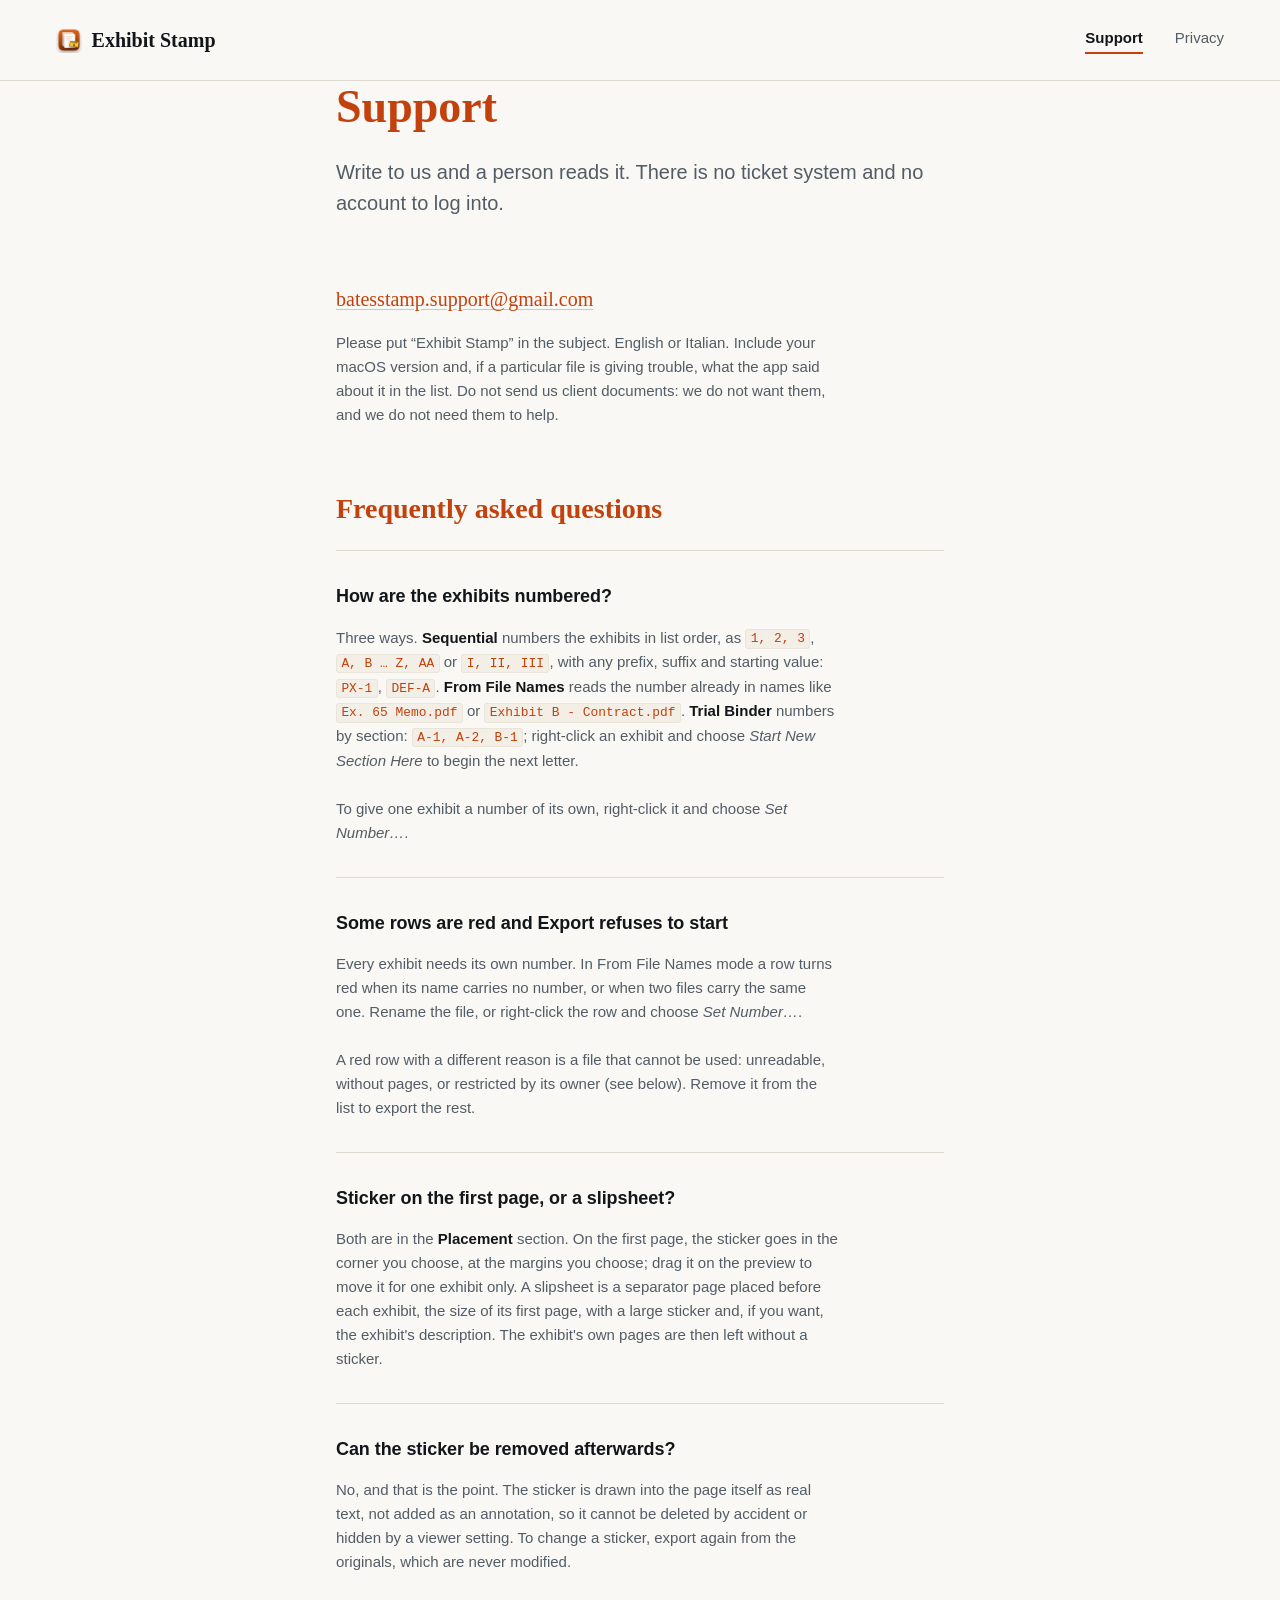
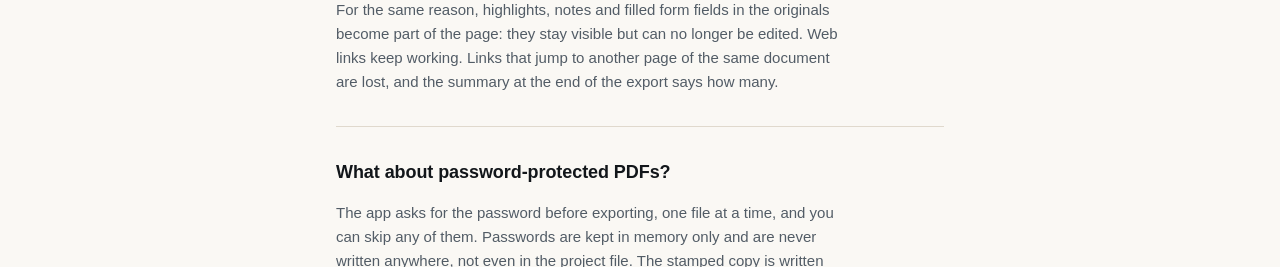
<file: index.html>
<!DOCTYPE html>
<html lang="en">
<head>
<meta charset="utf-8">
<title>Exhibit Stamp</title>
<meta http-equiv="refresh" content="0; url=support.html">
<link rel="canonical" href="support.html">
</head>
<body>
<p><a href="support.html">Exhibit Stamp — Support</a></p>
</body>
</html>
</file>
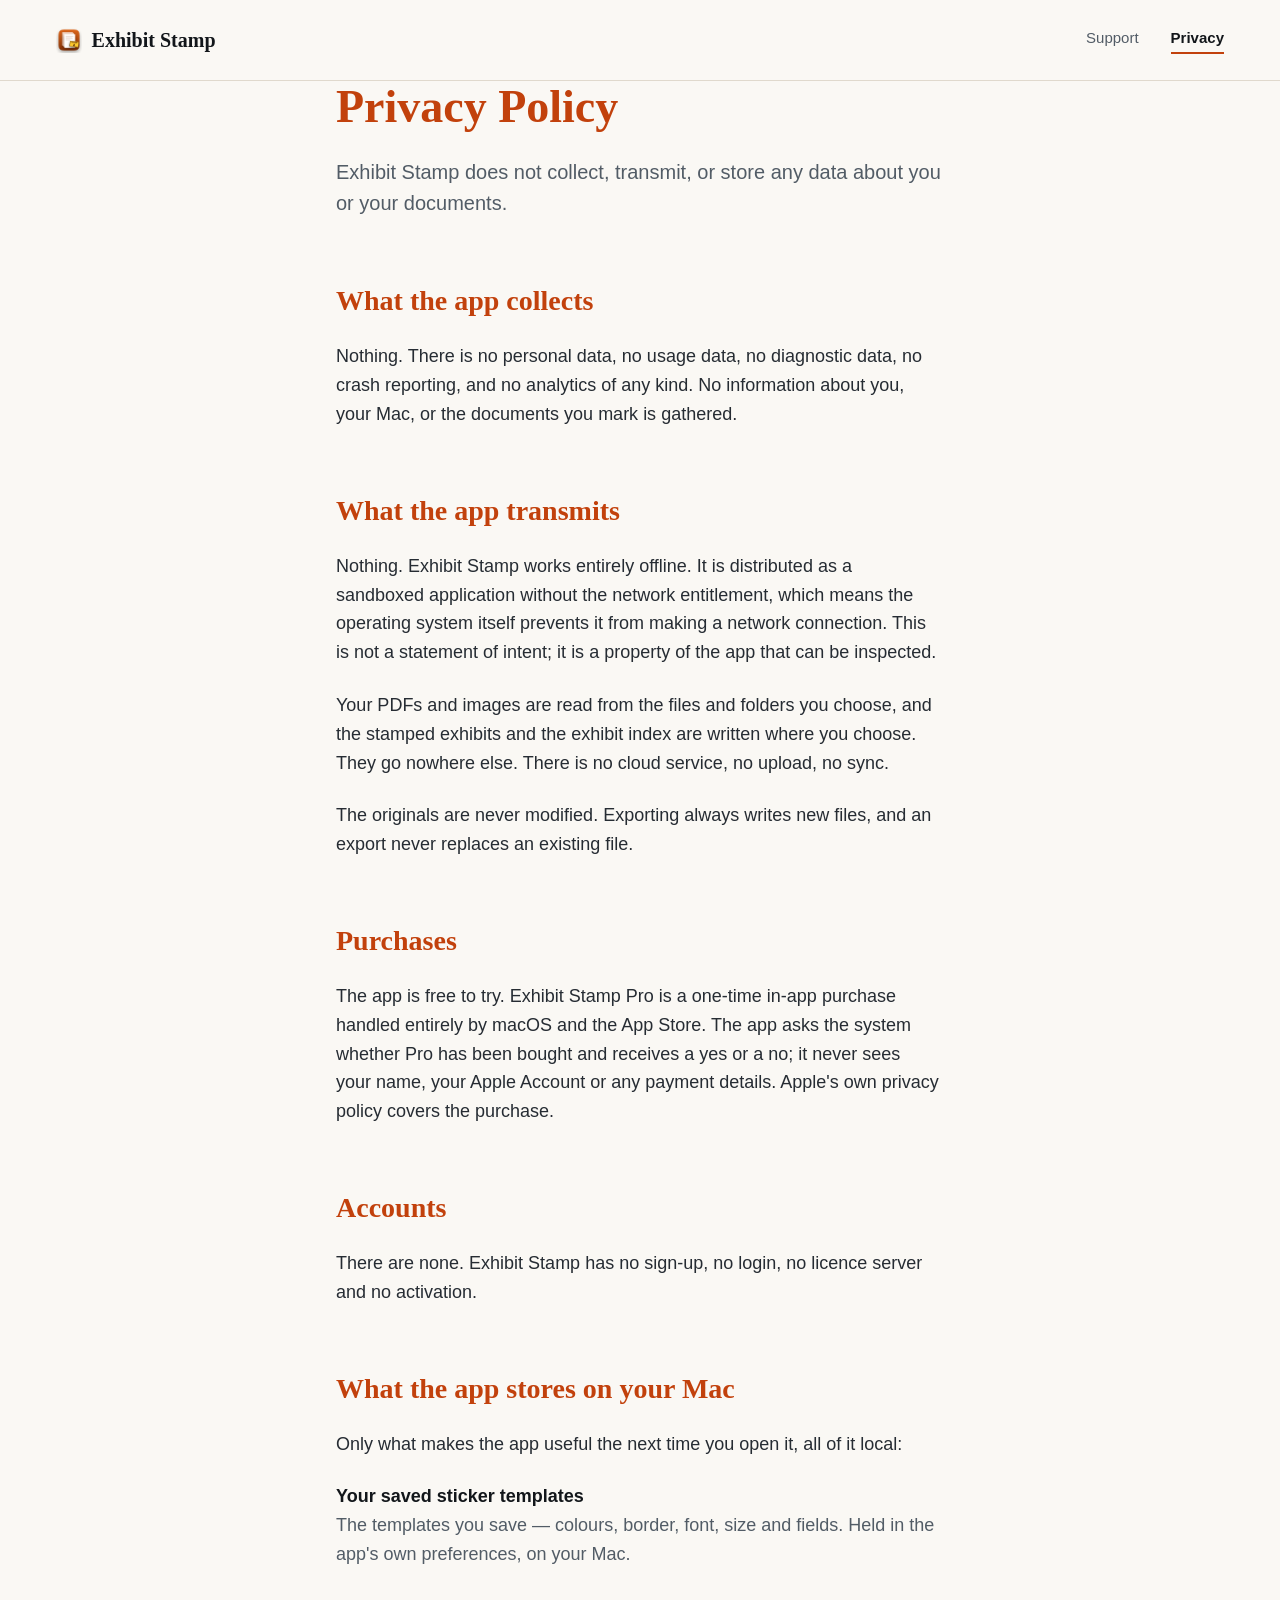
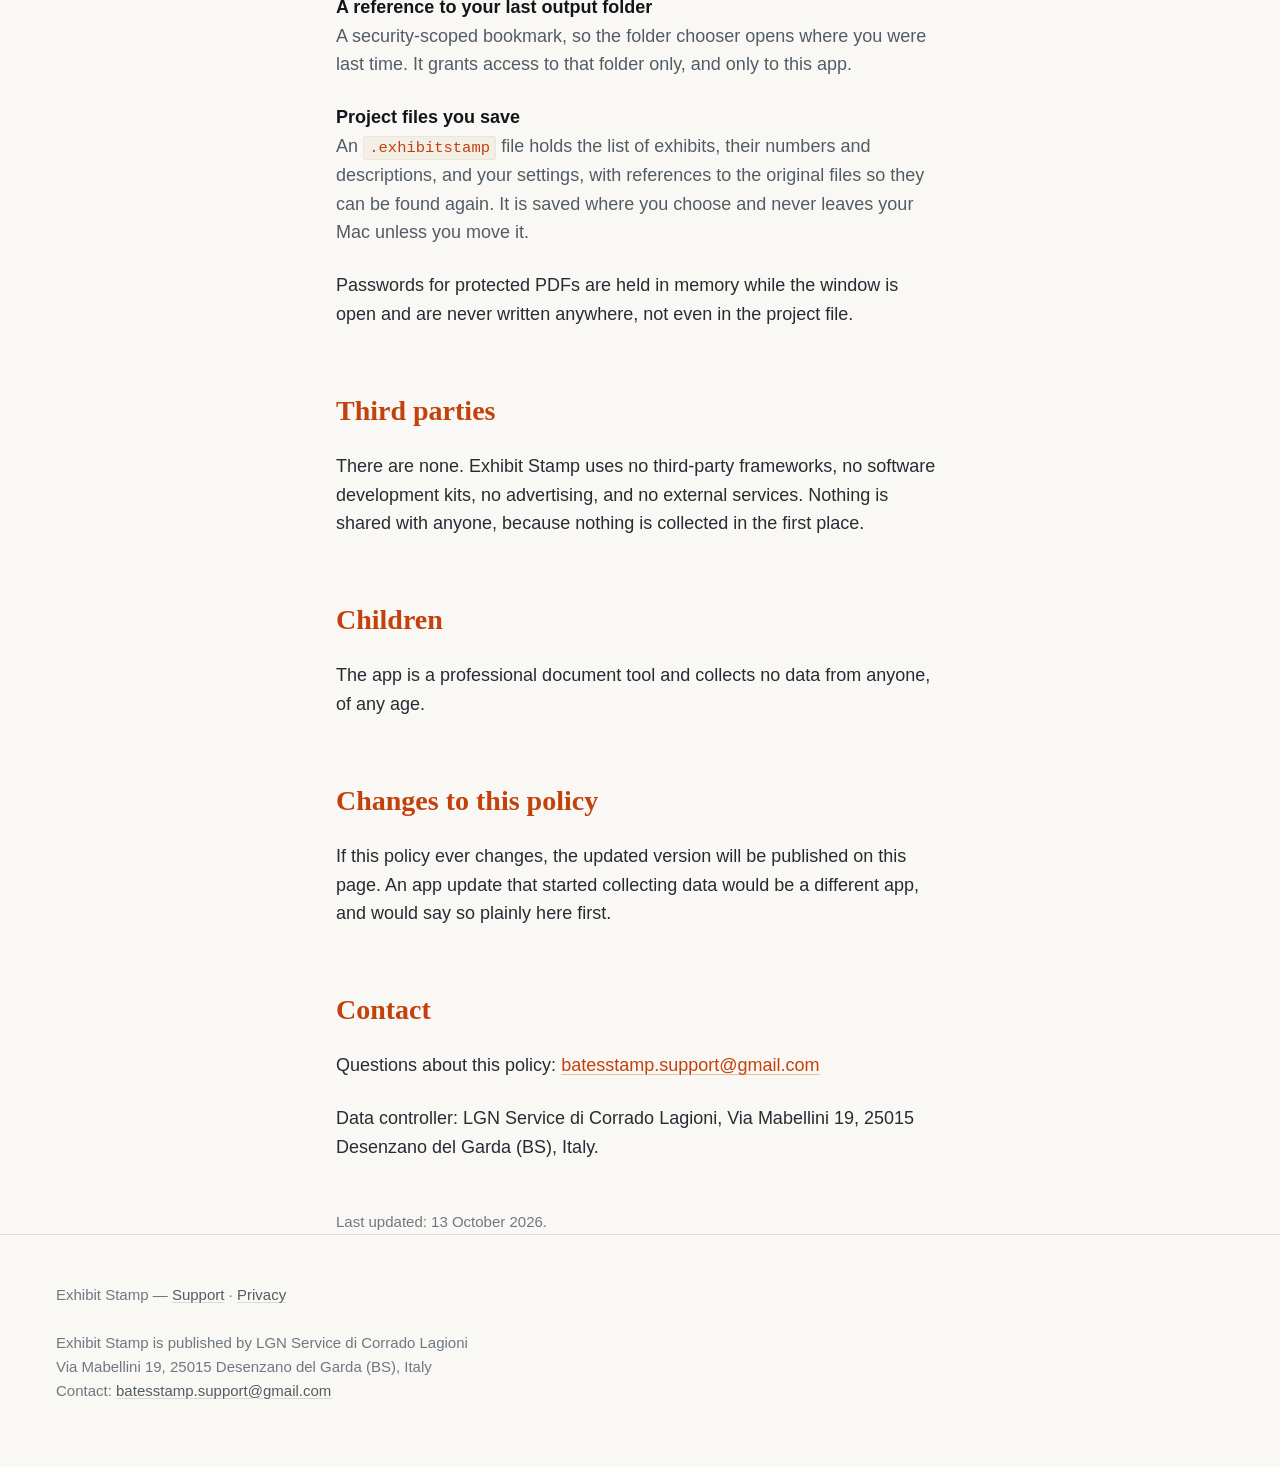
<file: privacy.html>
<!DOCTYPE html>
<html lang="en">
<head>
<meta charset="utf-8">
<meta name="viewport" content="width=device-width, initial-scale=1">
<title>Privacy Policy — Exhibit Stamp</title>
<meta name="description" content="Exhibit Stamp collects no data of any kind. Your documents never leave your Mac.">
<link rel="icon" href="icon.png" type="image/png">
<link rel="stylesheet" href="style.css">
</head>
<body>

<header class="site-header">
    <div class="wrap-wide">
        <a class="brand" href="support.html"><img src="icon.png" alt="">Exhibit Stamp</a>
        <nav>
            <a href="support.html">Support</a>
            <a href="privacy.html" aria-current="page">Privacy</a>
        </nav>
    </div>
</header>

<main class="wrap">

    <div class="page-head">
        <h1>Privacy Policy</h1>
        <p class="lead">
            Exhibit Stamp does not collect, transmit, or store any data about you
            or your documents.
        </p>
    </div>

    <section class="block">
        <h2>What the app collects</h2>
        <p>
            Nothing. There is no personal data, no usage data, no diagnostic
            data, no crash reporting, and no analytics of any kind. No
            information about you, your Mac, or the documents you mark is
            gathered.
        </p>
    </section>

    <section class="block">
        <h2>What the app transmits</h2>
        <p>
            Nothing. Exhibit Stamp works entirely offline. It is distributed as a
            sandboxed application without the network entitlement, which means
            the operating system itself prevents it from making a network
            connection. This is not a statement of intent; it is a property of
            the app that can be inspected.
        </p>
        <p>
            Your PDFs and images are read from the files and folders you choose,
            and the stamped exhibits and the exhibit index are written where you
            choose. They go nowhere else. There is no cloud service, no upload,
            no sync.
        </p>
        <p>
            The originals are never modified. Exporting always writes new files,
            and an export never replaces an existing file.
        </p>
    </section>

    <section class="block">
        <h2>Purchases</h2>
        <p>
            The app is free to try. Exhibit Stamp Pro is a one-time in-app
            purchase handled entirely by macOS and the App Store. The app asks
            the system whether Pro has been bought and receives a yes or a no; it
            never sees your name, your Apple Account or any payment details.
            Apple's own privacy policy covers the purchase.
        </p>
    </section>

    <section class="block">
        <h2>Accounts</h2>
        <p>
            There are none. Exhibit Stamp has no sign-up, no login, no licence
            server and no activation.
        </p>
    </section>

    <section class="block">
        <h2>What the app stores on your Mac</h2>
        <p>
            Only what makes the app useful the next time you open it, all of it
            local:
        </p>
        <dl class="facts">
            <dt>Your saved sticker templates</dt>
            <dd>
                The templates you save — colours, border, font, size and fields.
                Held in the app's own preferences, on your Mac.
            </dd>
            <dt>A reference to your last output folder</dt>
            <dd>
                A security-scoped bookmark, so the folder chooser opens where you
                were last time. It grants access to that folder only, and only to
                this app.
            </dd>
            <dt>Project files you save</dt>
            <dd>
                An <code>.exhibitstamp</code> file holds the list of exhibits,
                their numbers and descriptions, and your settings, with references
                to the original files so they can be found again. It is saved
                where you choose and never leaves your Mac unless you move it.
            </dd>
        </dl>
        <p>
            Passwords for protected PDFs are held in memory while the window is
            open and are never written anywhere, not even in the project file.
        </p>
    </section>

    <section class="block">
        <h2>Third parties</h2>
        <p>
            There are none. Exhibit Stamp uses no third-party frameworks, no
            software development kits, no advertising, and no external services.
            Nothing is shared with anyone, because nothing is collected in the
            first place.
        </p>
    </section>

    <section class="block">
        <h2>Children</h2>
        <p>
            The app is a professional document tool and collects no data from
            anyone, of any age.
        </p>
    </section>

    <section class="block">
        <h2>Changes to this policy</h2>
        <p>
            If this policy ever changes, the updated version will be published on
            this page. An app update that started collecting data would be a
            different app, and would say so plainly here first.
        </p>
    </section>

    <section class="block">
        <h2>Contact</h2>
        <p>
            Questions about this policy:
            <a href="mailto:batesstamp.support@gmail.com">batesstamp.support@gmail.com</a>
        </p>
        <p>
            Data controller: LGN Service di Corrado Lagioni, Via Mabellini 19,
            25015 Desenzano del Garda (BS), Italy.
        </p>
        <p class="note">
            Last updated: 13 October 2026.
        </p>
    </section>

</main>

<footer class="site-footer">
    <div class="wrap-wide">
        <p>Exhibit Stamp — <a href="support.html">Support</a> · <a href="privacy.html">Privacy</a></p>
        <p class="publisher">
            Exhibit Stamp is published by LGN Service di Corrado Lagioni<br>
            Via Mabellini 19, 25015 Desenzano del Garda (BS), Italy<br>
            Contact: <a href="mailto:batesstamp.support@gmail.com">batesstamp.support@gmail.com</a>
        </p>
    </div>
</footer>

</body>
</html>
</file>
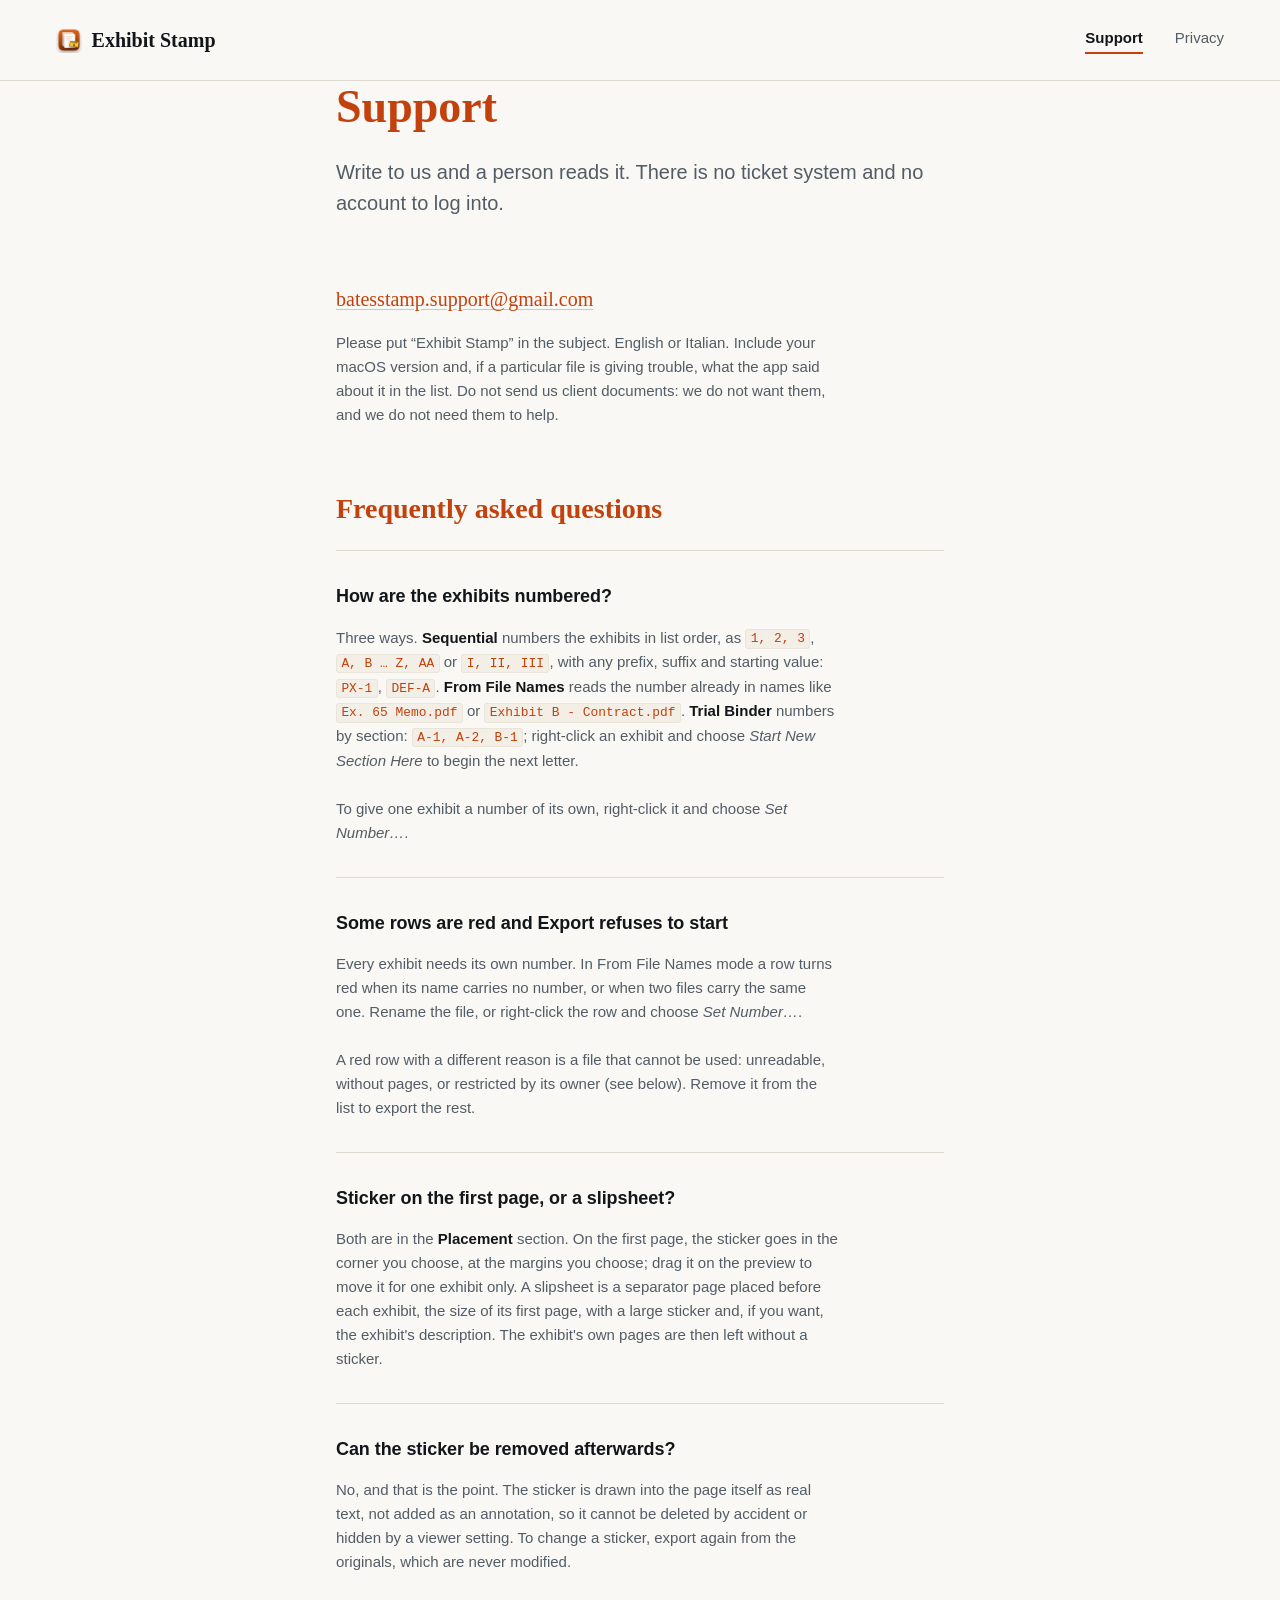
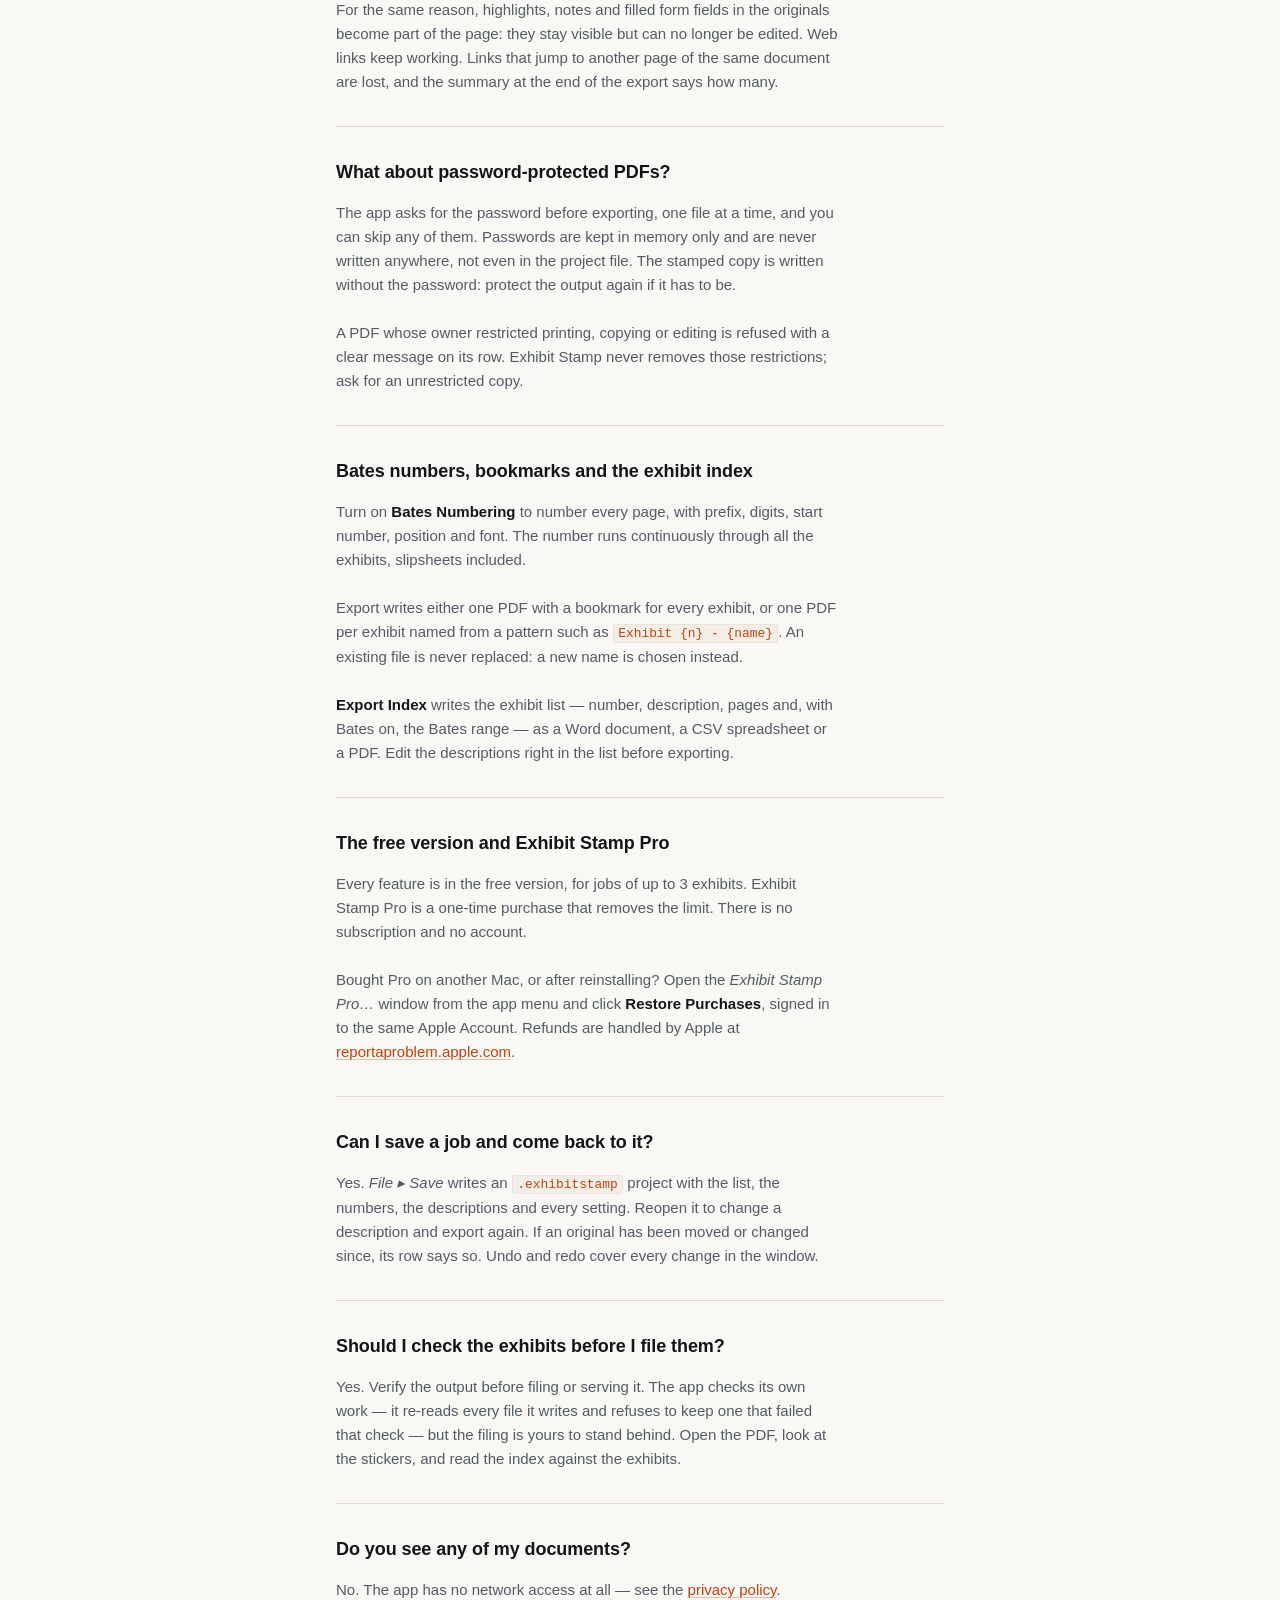
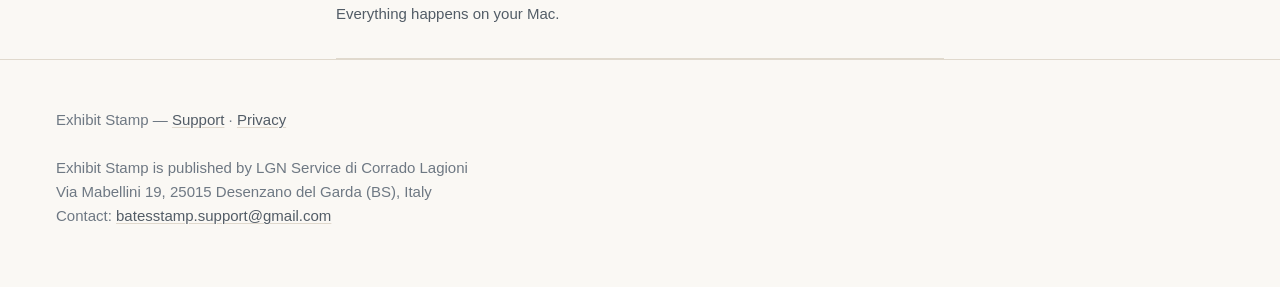
<file: support.html>
<!DOCTYPE html>
<html lang="en">
<head>
<meta charset="utf-8">
<meta name="viewport" content="width=device-width, initial-scale=1">
<title>Support — Exhibit Stamp</title>
<meta name="description" content="Support and frequently asked questions for Exhibit Stamp, the offline exhibit sticker, slipsheet and index app for Mac.">
<link rel="icon" href="icon.png" type="image/png">
<link rel="stylesheet" href="style.css">
</head>
<body>

<header class="site-header">
    <div class="wrap-wide">
        <a class="brand" href="support.html"><img src="icon.png" alt="">Exhibit Stamp</a>
        <nav>
            <a href="support.html" aria-current="page">Support</a>
            <a href="privacy.html">Privacy</a>
        </nav>
    </div>
</header>

<main class="wrap">

    <div class="page-head">
        <h1>Support</h1>
        <p class="lead">
            Write to us and a person reads it. There is no ticket system and no
            account to log into.
        </p>
    </div>

    <div class="contact">
        <a class="email" href="mailto:batesstamp.support@gmail.com">batesstamp.support@gmail.com</a>
        <p>
            Please put “Exhibit Stamp” in the subject. English or Italian.
            Include your macOS version and, if a particular file is giving
            trouble, what the app said about it in the list. Do not send us
            client documents: we do not want them, and we do not need them to
            help.
        </p>
    </div>

    <h2>Frequently asked questions</h2>

    <div class="faq">

        <section>
            <h3>How are the exhibits numbered?</h3>
            <p>
                Three ways. <strong>Sequential</strong> numbers the exhibits in
                list order, as <code>1, 2, 3</code>, <code>A, B … Z, AA</code> or
                <code>I, II, III</code>, with any prefix, suffix and starting
                value: <code>PX-1</code>, <code>DEF-A</code>.
                <strong>From File Names</strong> reads the number already in
                names like <code>Ex. 65 Memo.pdf</code> or
                <code>Exhibit B - Contract.pdf</code>.
                <strong>Trial Binder</strong> numbers by section:
                <code>A-1, A-2, B-1</code>; right-click an exhibit and choose
                <em>Start New Section Here</em> to begin the next letter.
            </p>
            <p>
                To give one exhibit a number of its own, right-click it and
                choose <em>Set Number…</em>.
            </p>
        </section>

        <section>
            <h3>Some rows are red and Export refuses to start</h3>
            <p>
                Every exhibit needs its own number. In From File Names mode a row
                turns red when its name carries no number, or when two files carry
                the same one. Rename the file, or right-click the row and choose
                <em>Set Number…</em>.
            </p>
            <p>
                A red row with a different reason is a file that cannot be used:
                unreadable, without pages, or restricted by its owner (see
                below). Remove it from the list to export the rest.
            </p>
        </section>

        <section>
            <h3>Sticker on the first page, or a slipsheet?</h3>
            <p>
                Both are in the <strong>Placement</strong> section. On the first
                page, the sticker goes in the corner you choose, at the margins
                you choose; drag it on the preview to move it for one exhibit
                only. A slipsheet is a separator page placed before each exhibit,
                the size of its first page, with a large sticker and, if you
                want, the exhibit's description. The exhibit's own pages are then
                left without a sticker.
            </p>
        </section>

        <section>
            <h3>Can the sticker be removed afterwards?</h3>
            <p>
                No, and that is the point. The sticker is drawn into the page
                itself as real text, not added as an annotation, so it cannot be
                deleted by accident or hidden by a viewer setting. To change a
                sticker, export again from the originals, which are never
                modified.
            </p>
            <p>
                For the same reason, highlights, notes and filled form fields in
                the originals become part of the page: they stay visible but can
                no longer be edited. Web links keep working. Links that jump to
                another page of the same document are lost, and the summary at
                the end of the export says how many.
            </p>
        </section>

        <section>
            <h3>What about password-protected PDFs?</h3>
            <p>
                The app asks for the password before exporting, one file at a
                time, and you can skip any of them. Passwords are kept in memory
                only and are never written anywhere, not even in the project
                file. The stamped copy is written without the password: protect
                the output again if it has to be.
            </p>
            <p>
                A PDF whose owner restricted printing, copying or editing is
                refused with a clear message on its row. Exhibit Stamp never
                removes those restrictions; ask for an unrestricted copy.
            </p>
        </section>

        <section>
            <h3>Bates numbers, bookmarks and the exhibit index</h3>
            <p>
                Turn on <strong>Bates Numbering</strong> to number every page,
                with prefix, digits, start number, position and font. The number
                runs continuously through all the exhibits, slipsheets included.
            </p>
            <p>
                Export writes either one PDF with a bookmark for every exhibit, or
                one PDF per exhibit named from a pattern such as
                <code>Exhibit {n} - {name}</code>. An existing file is never
                replaced: a new name is chosen instead.
            </p>
            <p>
                <strong>Export Index</strong> writes the exhibit list — number,
                description, pages and, with Bates on, the Bates range — as a
                Word document, a CSV spreadsheet or a PDF. Edit the descriptions
                right in the list before exporting.
            </p>
        </section>

        <section>
            <h3>The free version and Exhibit Stamp Pro</h3>
            <p>
                Every feature is in the free version, for jobs of up to 3
                exhibits. Exhibit Stamp Pro is a one-time purchase that removes
                the limit. There is no subscription and no account.
            </p>
            <p>
                Bought Pro on another Mac, or after reinstalling? Open the
                <em>Exhibit Stamp Pro…</em> window from the app menu and click
                <strong>Restore Purchases</strong>, signed in to the same Apple
                Account. Refunds are handled by Apple at
                <a href="https://reportaproblem.apple.com">reportaproblem.apple.com</a>.
            </p>
        </section>

        <section>
            <h3>Can I save a job and come back to it?</h3>
            <p>
                Yes. <em>File ▸ Save</em> writes an <code>.exhibitstamp</code>
                project with the list, the numbers, the descriptions and every
                setting. Reopen it to change a description and export again. If
                an original has been moved or changed since, its row says so.
                Undo and redo cover every change in the window.
            </p>
        </section>

        <section>
            <h3>Should I check the exhibits before I file them?</h3>
            <p>
                Yes. Verify the output before filing or serving it. The app checks
                its own work — it re-reads every file it writes and refuses to
                keep one that failed that check — but the filing is yours to stand
                behind. Open the PDF, look at the stickers, and read the index
                against the exhibits.
            </p>
        </section>

        <section>
            <h3>Do you see any of my documents?</h3>
            <p>
                No. The app has no network access at all — see the
                <a href="privacy.html">privacy policy</a>. Everything happens on
                your Mac.
            </p>
        </section>

    </div>

</main>

<footer class="site-footer">
    <div class="wrap-wide">
        <p>Exhibit Stamp — <a href="support.html">Support</a> · <a href="privacy.html">Privacy</a></p>
        <p class="publisher">
            Exhibit Stamp is published by LGN Service di Corrado Lagioni<br>
            Via Mabellini 19, 25015 Desenzano del Garda (BS), Italy<br>
            Contact: <a href="mailto:batesstamp.support@gmail.com">batesstamp.support@gmail.com</a>
        </p>
    </div>
</footer>

</body>
</html>
</file>
<file: style.css>
/* Exhibit Stamp — hand-written stylesheet (the same one as the Bates Stamp site).
   No framework, no external font, no remote asset of any kind: the site makes
   the same promise the app does.

   The page is set the way a well-made document is set: a serif for the
   headings, a sans for the text, and one colour — the burnt orange from the
   app's icon — carrying every piece of structure. Light reads off a warm
   paper, dark off a deep brown mixed down from that same orange; neither is a
   flat white or a flat black. The focus ring takes the accent's darker step
   in light and amber in dark, both well over 3:1 against every ground. */

:root {
    --font-serif: Charter, "Bitstream Charter", "Iowan Old Style",
                  "Palatino Linotype", Palatino, Georgia, "Times New Roman", serif;
    --font-sans:  -apple-system, BlinkMacSystemFont, "SF Pro Text", "Segoe UI",
                  Roboto, Helvetica, Arial, sans-serif;
    --font-mono:  ui-monospace, SFMono-Regular, "SF Mono", Menlo, Consolas, monospace;

    /* Type. An 18px body with wide gaps between the levels, so a heading is
       never mistaken for emphasised text. */
    --text-xs:   0.8125rem;   /* 13 */
    --text-sm:   0.9375rem;   /* 15 */
    --text-base: 1.125rem;    /* 18 — the body, never smaller */
    --text-md:   1.25rem;     /* 20 */
    --text-lg:   1.75rem;     /* 28 */

    /* Space: multiples of 8, so the vertical rhythm never drifts. */
    --space-1:  0.5rem;
    --space-2:  1rem;
    --space-3:  1.5rem;
    --space-4:  2rem;
    --space-5:  3rem;
    --space-6:  4rem;
    --space-7:  5.5rem;

    --measure: 33.5em;        /* ~72 characters at the body size */
    --container: 41rem;       /* the reading column */
    --container-wide: 76rem;  /* masthead, hero and screenshots */

    /* Warm paper, near-black ink, and the icon's orange. */
    --bg:       #faf8f4;
    --surface:  #f3efe7;
    --line:     #e0d9cd;
    --line-soft:#eae4d9;

    --ink:      #12161a;      /* headings */
    --text:     #262c33;      /* body */
    --text-2:   #525c66;      /* secondary prose */
    --text-3:   #6e7883;      /* notes, captions, footer */

    --accent:     #c2410c;    /* the one accent: 4.9:1 on the page, 4.5:1 on surfaces */
    --accent-2:   #9a3412;    /* its hover: 6.9:1 */
    --accent-soft:rgba(194, 65, 12, 0.32);

    --focus:      #9a3412;    /* the focus ring */

    --shadow-1: rgba(18, 22, 26, 0.07);
    --shadow-2: rgba(18, 22, 26, 0.10);
    --edge:     rgba(18, 22, 26, 0.22);

    --hero-bg:   var(--surface);
    --page-wash: none;
}

/* Dark: a deep brown mixed down from the icon's orange, never a flat black. The
   surfaces sit a step lighter than the page and are drawn with a low-opacity
   hairline rather than a shadow, which on a dark ground reads as dirt. Every
   text colour below clears WCAG AA against the page, against the surfaces and
   against the brightest point of the hero wash. */

@media (prefers-color-scheme: dark) {
    :root {
        --bg:       #17110d;
        --surface:  #221912;
        --line:     rgba(240, 200, 170, 0.18);
        --line-soft:rgba(240, 200, 170, 0.11);

        --ink:      #f2f0ec;
        --text:     #e8e6e1;   /* 14.6:1 — warm, not white */
        --text-2:   #b3a69a;   /*  7.9:1 */
        --text-3:   #a8998b;   /*  6.8:1 */

        --accent:     #fb923c; /*  8.3:1 — the icon's orange, opened up */
        --accent-2:   #fdba74;
        --accent-soft:rgba(251, 146, 60, 0.42);

        --focus:      #fbbf24;

        --shadow-1: rgba(0, 0, 0, 0.30);
        --shadow-2: rgba(0, 0, 0, 0.38);
        --edge:     rgba(240, 200, 170, 0.26);

        /* No band behind the top of the home page here — a wash laid over the
           page itself instead, so it runs behind the masthead too and has no
           edge anywhere. At full strength it lands on a dark burnt orange, the
           icon's own colour, and it is gone within 500px of the top of the page: well above
           the first paragraph of running text. */
        --hero-bg:   transparent;
        --page-wash:
            radial-gradient(75% 500px at 24% 0%,
                rgba(124, 45, 18, 0.45) 0%,
                rgba(124, 45, 18, 0) 72%);
    }
}

*, *::before, *::after { box-sizing: border-box; }

html {
    -webkit-text-size-adjust: 100%;
    background: var(--bg);
}

body {
    margin: 0;
    background: var(--bg);
    color: var(--text);
    font-family: var(--font-sans);
    font-size: var(--text-base);
    line-height: 1.6;
    -webkit-font-smoothing: antialiased;
    -moz-osx-font-smoothing: grayscale;
}

/* The home page carries the wash; every other page is flat. It is laid on the
   page rather than on the hero so that it runs behind the masthead as well and
   has no edge for the eye to catch. */

body.home {
    background-image: var(--page-wash);
    background-repeat: no-repeat;
}

/* --- Type --- */

h1, h2 {
    font-family: var(--font-serif);
    color: var(--accent);
    font-weight: 600;
    margin: 0;
    text-wrap: balance;
    letter-spacing: 0;
}

h1 {
    font-size: clamp(2.125rem, 1.5rem + 2.4vw, 2.875rem);
    line-height: 1.14;
}

h2 {
    font-size: var(--text-lg);
    line-height: 1.25;
    margin-bottom: var(--space-3);
}

h3 {
    font-family: var(--font-sans);
    font-size: var(--text-base);
    font-weight: 600;
    color: var(--ink);
    line-height: 1.45;
    margin: 0 0 var(--space-1);
    letter-spacing: -0.004em;
}

p { margin: 0 0 var(--space-3); max-width: var(--measure); }
p:last-child { margin-bottom: 0; }

/* Lists read as prose, so they keep the reading measure and the paragraph
   rhythm rather than the browser's defaults. */

ul, ol {
    margin: 0 0 var(--space-3);
    padding-left: 1.3em;
    max-width: var(--measure);
}

li { margin-bottom: var(--space-2); padding-left: 0.2em; }
li:last-child { margin-bottom: 0; }

li::marker { color: var(--text-3); }

strong { font-weight: 600; color: var(--ink); }

/* Links are underlined everywhere they sit in prose. In a legal context it
   should never take a hover to find out what is a link. */

a {
    color: var(--accent);
    text-decoration: underline;
    text-decoration-thickness: 1px;
    text-decoration-color: var(--accent-soft);
    text-underline-offset: 0.16em;
}

a:hover {
    color: var(--accent-2);
    text-decoration-color: currentColor;
}

a:focus-visible {
    outline: 2px solid var(--focus);
    outline-offset: 2px;
    border-radius: 2px;
}

code {
    font-family: var(--font-mono);
    font-size: 0.86em;
    color: var(--accent);
    background: var(--surface);
    border: 1px solid var(--line-soft);
    border-radius: 3px;
    padding: 0.1em 0.34em;
    white-space: nowrap;
}

/* --- Frame --- */

.wrap {
    max-width: var(--container);
    margin: 0 auto;
    padding: 0 var(--space-3);
}

.wrap-wide {
    max-width: var(--container-wide);
    margin: 0 auto;
    padding: 0 var(--space-3);
}

.site-header {
    padding: var(--space-3) 0;
    border-bottom: 1px solid var(--line);
}

.site-header .wrap-wide {
    display: flex;
    align-items: center;
    justify-content: space-between;
    gap: var(--space-2);
    flex-wrap: wrap;
}

.brand {
    display: inline-flex;
    align-items: center;
    gap: 0.6rem;
    font-family: var(--font-serif);
    font-size: var(--text-md);
    font-weight: 600;
    color: var(--ink);
    text-decoration: none;
}

.brand:hover { color: var(--ink); }
.brand img { width: 26px; height: 26px; display: block; }

nav {
    display: flex;
    flex-wrap: wrap;
    gap: var(--space-1) var(--space-4);
    font-size: var(--text-sm);
}

nav a {
    color: var(--text-2);
    text-decoration: none;
    padding-bottom: 2px;
    border-bottom: 2px solid transparent;
}

nav a:hover { color: var(--ink); border-bottom-color: var(--line); }

nav a[aria-current="page"] {
    color: var(--ink);
    font-weight: 600;
    border-bottom-color: var(--accent);
}

main { padding: var(--space-7) 0; }
main.home { padding-top: 0; }

.block + .block { margin-top: var(--space-6); }

.site-footer {
    border-top: 1px solid var(--line);
    padding: var(--space-5) 0 var(--space-6);
    color: var(--text-3);
    font-size: var(--text-sm);
    line-height: 1.6;
}

.site-footer p { max-width: none; margin-bottom: 0; }
.site-footer a { color: var(--text-2); text-decoration-color: var(--line); }
.site-footer a:hover { color: var(--ink); }

.site-footer .publisher {
    margin-top: var(--space-3);
    color: var(--text-3);
}

/* --- Home: the first screen says what it is, what it costs, where to buy it,
   and shows the application itself. Nothing is held back for later. --- */

.hero {
    background: var(--hero-bg);
    border-bottom: 1px solid var(--line);
    padding: var(--space-5) 0;
}

.hero-grid {
    display: grid;
    gap: var(--space-5);
    align-items: center;
}

.hero-text { min-width: 0; }

/* The app icon leads the page. macOS icons carry their own shape and their
   own shadow, so nothing is added here — no frame, no ring, no drop shadow. */
.hero .app-icon {
    width: 176px;
    height: 176px;
    display: block;
    margin-bottom: var(--space-3);
}

.hero h1 { margin-bottom: var(--space-3); }

.lead {
    font-size: var(--text-md);
    line-height: 1.55;
    color: var(--text-2);
    max-width: 34em;
}

.hero .lead { margin-bottom: var(--space-4); }

/* Price: the one line that has to be read, so it is set in the serif and
   ruled off from the prose above it. */
.price {
    font-family: var(--font-serif);
    text-wrap: balance;
    font-size: var(--text-md);
    color: var(--ink);
    border-top: 1px solid var(--line);
    padding-top: var(--space-3);
    max-width: 34em;
}

.price strong { font-weight: 600; }

@media (min-width: 62rem) {
    .hero-grid {
        grid-template-columns: minmax(0, 26rem) minmax(0, 1fr);
        gap: var(--space-6);
    }
}

/* --- Page intro on the inner pages --- */

.page-head { margin-bottom: var(--space-6); }
.page-head h1 { margin-bottom: var(--space-3); }
.page-head .lead { margin-bottom: 0; }

/* --- The Mac App Store badge. Apple's artwork, served from this site rather
   than hotlinked, black on light and white on dark as their guidelines
   require. The availability line below it is the plain truth about where it
   is on sale. --- */

.store { margin: var(--space-4) 0 var(--space-2); }

.store-badge {
    display: inline-block;
    text-decoration: none;
}

.store-badge img {
    display: block;
    width: 180px;
    height: auto;
}

.availability {
    font-size: var(--text-sm);
    color: var(--text-3);
    max-width: 42em;
}

/* --- Screenshots. The application itself, shown large: a hairline and a soft
   shadow that follow the window's own rounded corners, and nothing else. No
   device frames, no perspective, no decoration. --- */

.shot { margin: 0; }

.shot img {
    display: block;
    width: 100%;
    height: auto;
    filter:
        drop-shadow(0 0 0.5px var(--edge))
        drop-shadow(0 1px 1px var(--shadow-1))
        drop-shadow(0 12px 28px var(--shadow-2));
}

.gallery {
    margin: var(--space-7) auto;
    max-width: 62rem;
    padding: 0 var(--space-3);
    display: grid;
    gap: var(--space-7);
}

/* --- Features: a grid drawn with hairlines, not with boxes --- */

.features {
    display: grid;
    grid-template-columns: 1fr 1fr;
    gap: var(--space-4) var(--space-5);
}

.feature {
    border-top: 1px solid var(--line);
    padding-top: var(--space-2);
}

.feature p {
    color: var(--text-2);
    font-size: var(--text-sm);
    max-width: 34em;
    margin-bottom: 0;
}

/* --- Facts --- */

.facts { margin: 0 0 var(--space-3); }
.facts dt { font-weight: 600; color: var(--ink); margin-top: var(--space-3); }
.facts dt:first-of-type { margin-top: 0; }
.facts dd { margin: 0; color: var(--text-2); max-width: var(--measure); }

/* --- Comparison table: alternating rows kept quiet, figures aligned on the
   right and set in tabular numerals so the columns read down. --- */

.table-scroll {
    overflow-x: auto;
    margin-bottom: var(--space-3);
    -webkit-overflow-scrolling: touch;
}

table.compare {
    border-collapse: collapse;
    width: 100%;
    min-width: 33rem;
    font-size: var(--text-sm);
    text-align: left;
    border-top: 1px solid var(--line);
    border-bottom: 1px solid var(--line);
}

table.compare th,
table.compare td {
    padding: 0.85rem var(--space-2);
    vertical-align: top;
}

table.compare thead th {
    font-size: var(--text-xs);
    font-weight: 600;
    letter-spacing: 0.06em;
    text-transform: uppercase;
    color: var(--text-3);
    border-bottom: 1px solid var(--line);
    white-space: nowrap;
}

table.compare tbody th {
    font-weight: 600;
    color: var(--ink);
    padding-right: var(--space-3);
}

table.compare tbody td { color: var(--text-2); }

table.compare tbody tr:nth-child(odd) { background: var(--surface); }

/* Figures right-aligned, in tabular numerals. */
table.compare .num {
    text-align: right;
    font-variant-numeric: tabular-nums;
    white-space: nowrap;
}

/* Our own row: the accent down the left edge and the figures in full ink. */
table.compare tr.is-ours th { box-shadow: inset 3px 0 0 var(--accent); }
table.compare tr.is-ours th,
table.compare tr.is-ours td { color: var(--ink); }

.table-note {
    color: var(--text-3);
    font-size: var(--text-sm);
}

/* --- FAQ --- */

.faq { border-top: 1px solid var(--line); }

.faq section {
    border-bottom: 1px solid var(--line);
    padding: var(--space-4) 0;
}

.faq h3 { margin-bottom: var(--space-2); }
.faq p { color: var(--text-2); font-size: var(--text-sm); }
.faq p:last-child { margin-bottom: 0; }

/* --- Contact --- */

.contact { margin-bottom: var(--space-6); }

.contact .email {
    font-family: var(--font-serif);
    font-size: var(--text-md);
    display: inline-block;
    margin-bottom: var(--space-2);
}

.contact p { color: var(--text-2); font-size: var(--text-sm); }

.note {
    color: var(--text-3);
    font-size: var(--text-sm);
    margin-top: var(--space-5);
}

/* A table is a figure, not prose: on a wide screen it is allowed to step out
   past the reading measure, so the names in the first column stay on one or
   two lines. */
@media (min-width: 62rem) {
    .table-scroll {
        width: calc(100% + 8rem);
        margin-left: -4rem;
    }
}

/* --- Narrow: iPad in portrait, then the phone. The reading measure does the
   work; only the two-column blocks have to give way. --- */

@media (max-width: 62rem) {
    .gallery { gap: var(--space-6); }
}

@media (max-width: 46rem) {
    :root {
        --space-7: 3.5rem;
        --space-6: 2.75rem;
        --text-lg: 1.5rem;
    }

    .features { grid-template-columns: 1fr; gap: var(--space-3); }
    .gallery { padding: 0 var(--space-2); }
    .hero { padding: var(--space-5) 0; }
    nav { gap: var(--space-1) var(--space-3); }
    table.compare th,
    table.compare td { padding: 0.7rem var(--space-1); }
}

/* Below 600px the icon steps down so it never crowds the title. */
@media (max-width: 37.5rem) {
    .hero .app-icon { width: 120px; height: 120px; }
}
</file>
